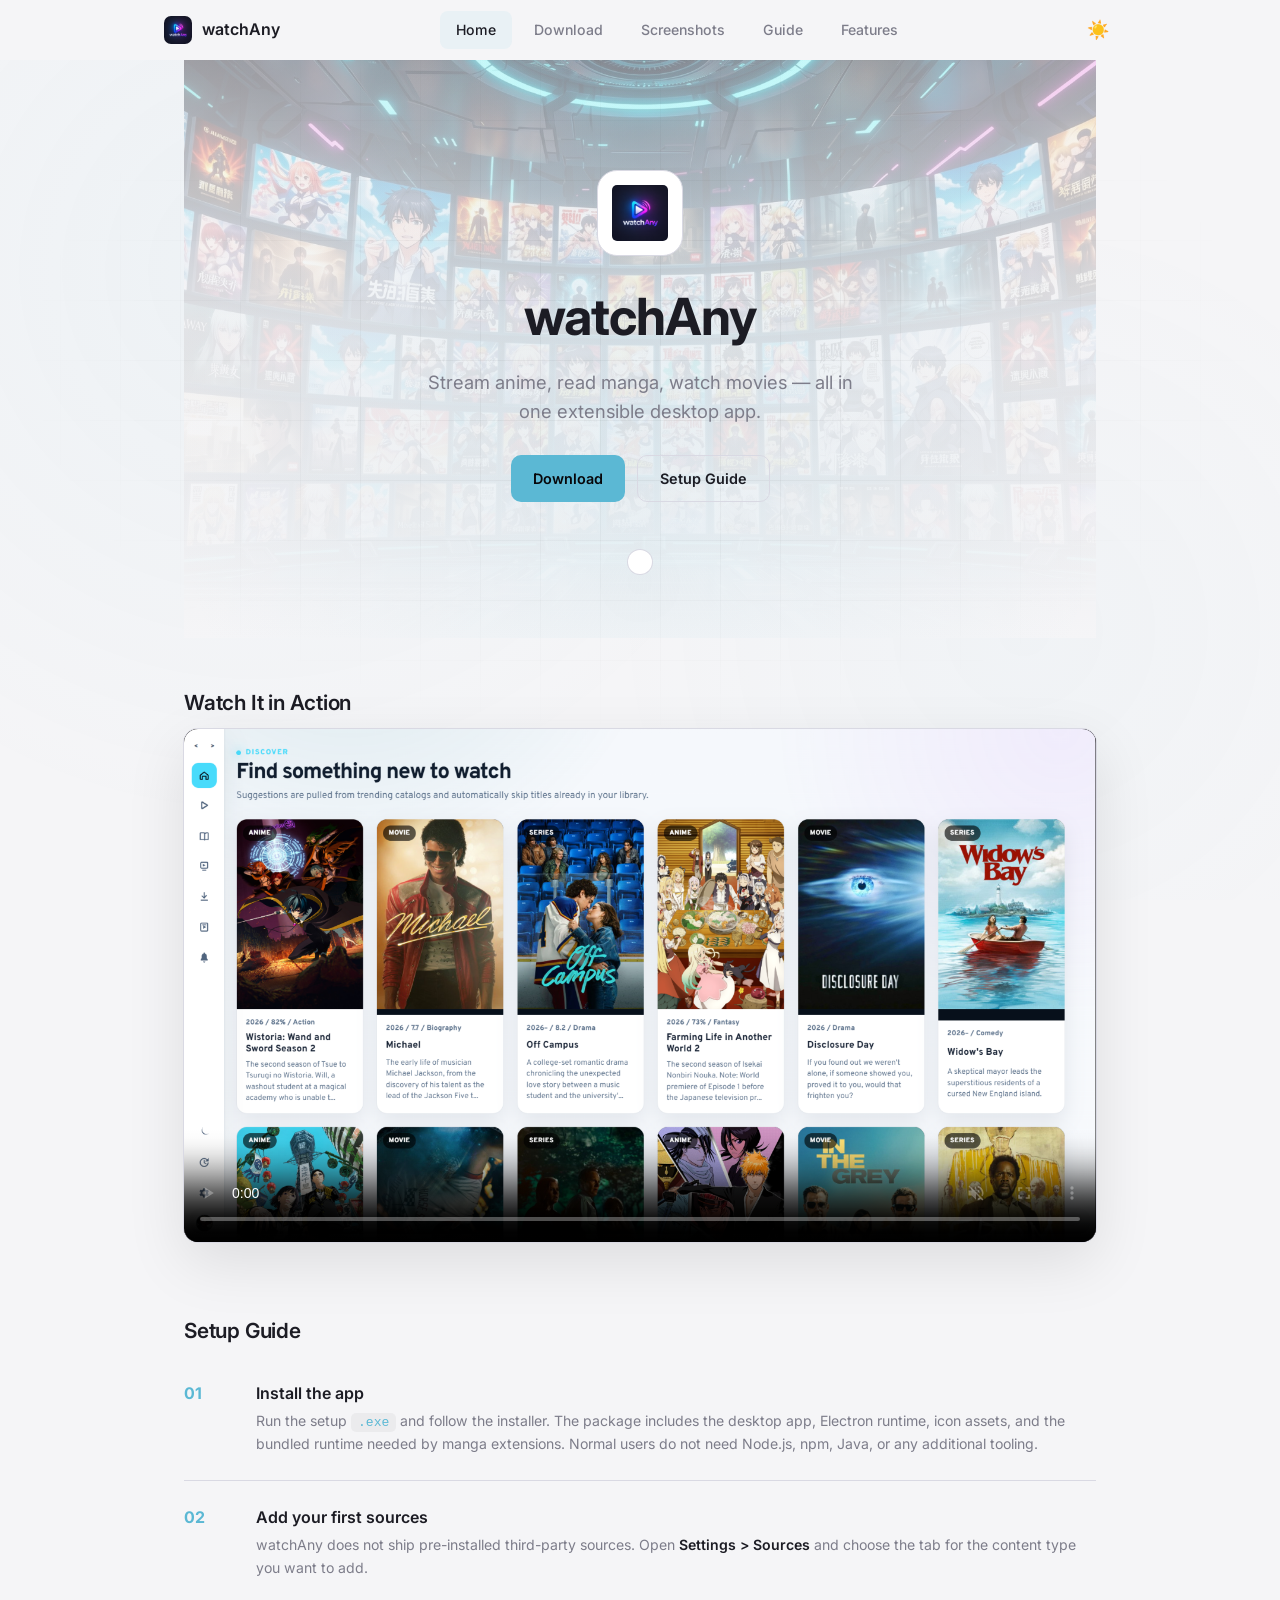
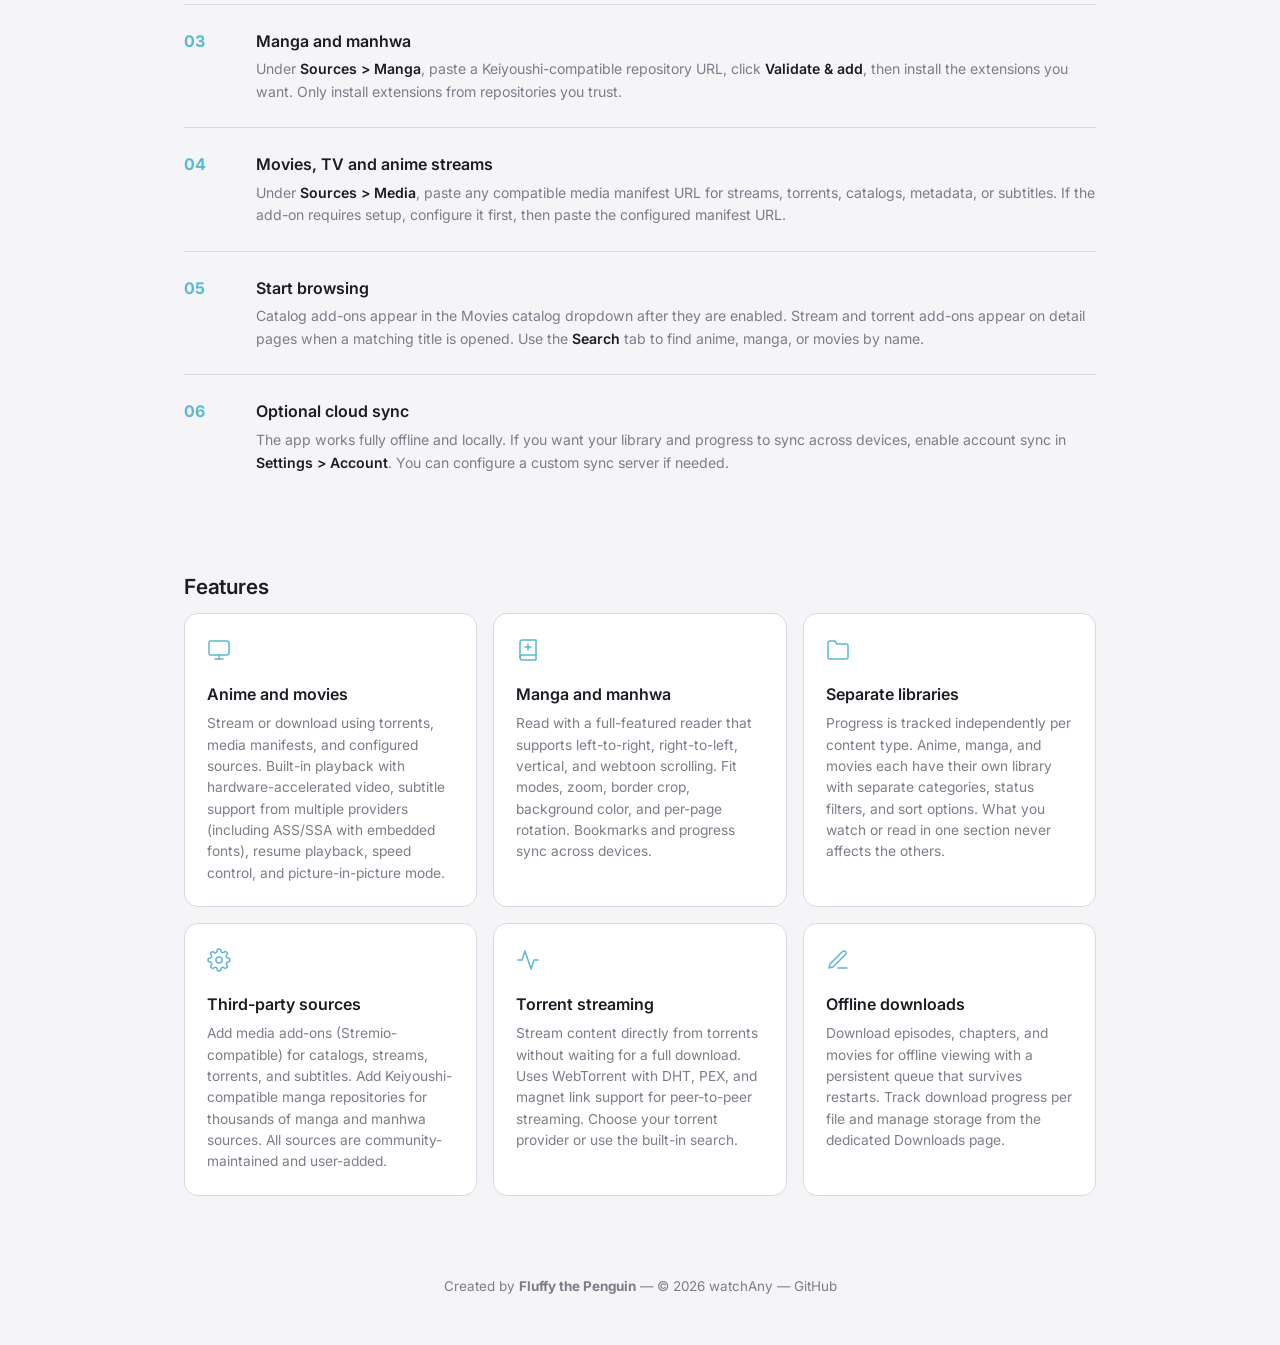
<file: index.html>
<!DOCTYPE html>
<html lang="en">
<head>
  <meta charset="UTF-8">
  <meta name="viewport" content="width=device-width, initial-scale=1.0">
  <title>watchAny — Anime, manga, movies in one desktop app</title>
  <meta name="description" content="watchAny is a free, open-source desktop app for streaming anime, reading manga, and watching movies. Extensible via third-party sources, torrents, and media add-ons.">
  <meta name="theme-color" content="#07070a">
  <meta property="og:title" content="watchAny — Anime, manga, movies in one desktop app">
  <meta property="og:description" content="Stream anime, read manga, watch movies. Extensible via third-party sources and torrent streaming.">
  <meta property="og:image" content="https://watchany.app/og-image.png">
  <meta property="og:url" content="https://watchany.app">
  <meta name="twitter:card" content="summary_large_image">
  <link rel="icon" type="image/png" sizes="32x32" href="/favicon-32.png">
  <link rel="icon" type="image/png" sizes="16x16" href="/favicon-16.png">
  <link rel="apple-touch-icon" sizes="180x180" href="/favicon-180.png">
  <link rel="preconnect" href="https://fonts.googleapis.com">
  <link rel="preconnect" href="https://fonts.gstatic.com" crossorigin>
  <link href="https://fonts.googleapis.com/css2?family=Inter:opsz,wght@14..32,300..700&display=swap" rel="stylesheet">
  <link rel="stylesheet" href="styles.css">
  <script src="script.js" defer></script>
</head>
<body>

  <nav class="navbar" id="navbar">
    <div class="nav-inner">
      <a href="/" class="nav-logo">
        <img src="logo.png" alt="" width="28" height="28">
        <span>watchAny</span>
      </a>
      <button class="nav-toggle" id="nav-toggle" aria-label="Toggle navigation">
        <span></span><span></span><span></span>
      </button>
      <ul class="nav-links" id="nav-links">
        <li><a href="/" class="active">Home</a></li>
        <li><a href="/download">Download</a></li>
        <li><a href="/gallery">Screenshots</a></li>
        <li><a href="/#guide">Guide</a></li>
        <li><a href="/#features">Features</a></li>
      </ul>
      <button class="theme-toggle" id="theme-toggle" aria-label="Toggle theme">🌙</button>
    </div>
  </nav>

  <main>
    <div class="container">

      <header class="hero" id="hero">
        <img src="logo.png" alt="watchAny logo" class="logo">
        <h1 class="title">watchAny</h1>
        <p class="subtitle">Stream anime, read manga, watch movies &mdash; all in one extensible desktop app.</p>
        <div class="hero-actions">
          <a href="/download" class="btn primary">Download</a>
          <a href="/#guide" class="btn secondary">Setup Guide</a>
        </div>
        <div class="hero-mockup">
          <div class="mockup-frame">
            <div class="mockup-screen">
              <div class="carousel" id="screenshot-carousel" role="region" aria-label="App screenshots">
                <div class="carousel-slide active">
                  <img src="home-dark.png" alt="watchAny home screen" loading="lazy">
                </div>
                <div class="carousel-slide">
                  <img src="anime-search-dark.png" alt="watchAny anime search" loading="lazy">
                </div>
                <div class="carousel-slide">
                  <img src="manga-search-dark.png" alt="watchAny manga search" loading="lazy">
                </div>
                <div class="carousel-slide">
                  <img src="movie-1-dark.png" alt="watchAny movies page" loading="lazy">
                </div>
              </div>
              <div class="carousel-dots" role="tablist" aria-label="Screenshot navigation">
                <button class="carousel-dot active" role="tab" aria-selected="true" aria-label="Home screen" data-index="0"></button>
                <button class="carousel-dot" role="tab" aria-selected="false" aria-label="Anime screen" data-index="1"></button>
                <button class="carousel-dot" role="tab" aria-selected="false" aria-label="Manga screen" data-index="2"></button>
                <button class="carousel-dot" role="tab" aria-selected="false" aria-label="Movies screen" data-index="3"></button>
              </div>
            </div>
          </div>
        </div>
      </header>

      <section class="showcase" id="showcase">
        <h2 class="section-title">Watch It in Action</h2>
        <div class="showcase-player">
          <video controls muted loop playsinline poster="home-dark.png">
            <source src="video.mp4" type="video/mp4">
          </video>
        </div>
      </section>

      <section class="guide" id="guide">
        <h2 class="section-title">Setup Guide</h2>
        <div class="guide-steps">

          <div class="guide-step" data-delay="0">
            <span class="step-number">01</span>
            <div>
              <h3>Install the app</h3>
              <p>Run the setup <code>.exe</code> and follow the installer. The package includes the desktop app, Electron runtime, icon assets, and the bundled runtime needed by manga extensions. Normal users do not need Node.js, npm, Java, or any additional tooling.</p>
            </div>
          </div>

          <div class="guide-step" data-delay="100">
            <span class="step-number">02</span>
            <div>
              <h3>Add your first sources</h3>
              <p>watchAny does not ship pre-installed third-party sources. Open <strong>Settings &gt; Sources</strong> and choose the tab for the content type you want to add.</p>
            </div>
          </div>

          <div class="guide-step" data-delay="200">
            <span class="step-number">03</span>
            <div>
              <h3>Manga and manhwa</h3>
              <p>Under <strong>Sources &gt; Manga</strong>, paste a Keiyoushi-compatible repository URL, click <strong>Validate &amp; add</strong>, then install the extensions you want. Only install extensions from repositories you trust.</p>
            </div>
          </div>

          <div class="guide-step" data-delay="300">
            <span class="step-number">04</span>
            <div>
              <h3>Movies, TV and anime streams</h3>
              <p>Under <strong>Sources &gt; Media</strong>, paste any compatible media manifest URL for streams, torrents, catalogs, metadata, or subtitles. If the add-on requires setup, configure it first, then paste the configured manifest URL.</p>
            </div>
          </div>

          <div class="guide-step" data-delay="400">
            <span class="step-number">05</span>
            <div>
              <h3>Start browsing</h3>
              <p>Catalog add-ons appear in the Movies catalog dropdown after they are enabled. Stream and torrent add-ons appear on detail pages when a matching title is opened. Use the <strong>Search</strong> tab to find anime, manga, or movies by name.</p>
            </div>
          </div>

          <div class="guide-step" data-delay="500">
            <span class="step-number">06</span>
            <div>
              <h3>Optional cloud sync</h3>
              <p>The app works fully offline and locally. If you want your library and progress to sync across devices, enable account sync in <strong>Settings &gt; Account</strong>. You can configure a custom sync server if needed.</p>
            </div>
          </div>

        </div>
      </section>

      <section class="features" id="features">
        <h2 class="section-title">Features</h2>
        <div class="features-grid">
          <div class="feature" data-delay="0">
            <div class="feature-icon">
              <svg width="24" height="24" viewBox="0 0 24 24" fill="none" stroke="currentColor" stroke-width="1.5" stroke-linecap="round" stroke-linejoin="round"><rect x="2" y="3" width="20" height="14" rx="2" ry="2"/><line x1="8" y1="21" x2="16" y2="21"/><line x1="12" y1="17" x2="12" y2="21"/></svg>
            </div>
            <h4>Anime and movies</h4>
            <p>Stream or download using torrents, media manifests, and configured sources. Built-in playback with hardware-accelerated video, subtitle support from multiple providers (including ASS/SSA with embedded fonts), resume playback, speed control, and picture-in-picture mode.</p>
          </div>
          <div class="feature" data-delay="100">
            <div class="feature-icon">
              <svg width="24" height="24" viewBox="0 0 24 24" fill="none" stroke="currentColor" stroke-width="1.5" stroke-linecap="round" stroke-linejoin="round"><path d="M4 19.5A2.5 2.5 0 0 1 6.5 17H20"/><path d="M6.5 2H20v20H6.5A2.5 2.5 0 0 1 4 19.5v-15A2.5 2.5 0 0 1 6.5 2z"/><line x1="12" y1="6" x2="12" y2="12"/><line x1="9" y1="9" x2="15" y2="9"/></svg>
            </div>
            <h4>Manga and manhwa</h4>
            <p>Read with a full-featured reader that supports left-to-right, right-to-left, vertical, and webtoon scrolling. Fit modes, zoom, border crop, background color, and per-page rotation. Bookmarks and progress sync across devices.</p>
          </div>
          <div class="feature" data-delay="200">
            <div class="feature-icon">
              <svg width="24" height="24" viewBox="0 0 24 24" fill="none" stroke="currentColor" stroke-width="1.5" stroke-linecap="round" stroke-linejoin="round"><path d="M22 19a2 2 0 0 1-2 2H4a2 2 0 0 1-2-2V5a2 2 0 0 1 2-2h5l2 3h9a2 2 0 0 1 2 2z"/></svg>
            </div>
            <h4>Separate libraries</h4>
            <p>Progress is tracked independently per content type. Anime, manga, and movies each have their own library with separate categories, status filters, and sort options. What you watch or read in one section never affects the others.</p>
          </div>
          <div class="feature" data-delay="300">
            <div class="feature-icon">
              <svg width="24" height="24" viewBox="0 0 24 24" fill="none" stroke="currentColor" stroke-width="1.5" stroke-linecap="round" stroke-linejoin="round"><circle cx="12" cy="12" r="3"/><path d="M19.4 15a1.65 1.65 0 0 0 .33 1.82l.06.06a2 2 0 0 1 0 2.83 2 2 0 0 1-2.83 0l-.06-.06a1.65 1.65 0 0 0-1.82-.33 1.65 1.65 0 0 0-1 1.51V21a2 2 0 0 1-2 2 2 2 0 0 1-2-2v-.09A1.65 1.65 0 0 0 9 19.4a1.65 1.65 0 0 0-1.82.33l-.06.06a2 2 0 0 1-2.83 0 2 2 0 0 1 0-2.83l.06-.06A1.65 1.65 0 0 0 4.68 15a1.65 1.65 0 0 0-1.51-1H3a2 2 0 0 1-2-2 2 2 0 0 1 2-2h.09A1.65 1.65 0 0 0 4.6 9a1.65 1.65 0 0 0-.33-1.82l-.06-.06a2 2 0 0 1 0-2.83 2 2 0 0 1 2.83 0l.06.06A1.65 1.65 0 0 0 9 4.68a1.65 1.65 0 0 0 1-1.51V3a2 2 0 0 1 2-2 2 2 0 0 1 2 2v.09a1.65 1.65 0 0 0 1 1.51 1.65 1.65 0 0 0 1.82-.33l.06-.06a2 2 0 0 1 2.83 0 2 2 0 0 1 0 2.83l-.06.06a1.65 1.65 0 0 0-.33 1.82V9a1.65 1.65 0 0 0 1.51 1H21a2 2 0 0 1 2 2 2 2 0 0 1-2 2h-.09a1.65 1.65 0 0 0-1.51 1z"/></svg>
            </div>
            <h4>Third-party sources</h4>
            <p>Add media add-ons (Stremio-compatible) for catalogs, streams, torrents, and subtitles. Add Keiyoushi-compatible manga repositories for thousands of manga and manhwa sources. All sources are community-maintained and user-added.</p>
          </div>
          <div class="feature" data-delay="400">
            <div class="feature-icon">
              <svg width="24" height="24" viewBox="0 0 24 24" fill="none" stroke="currentColor" stroke-width="1.5" stroke-linecap="round" stroke-linejoin="round"><polyline points="22 12 18 12 15 21 9 3 6 12 2 12"/></svg>
            </div>
            <h4>Torrent streaming</h4>
            <p>Stream content directly from torrents without waiting for a full download. Uses WebTorrent with DHT, PEX, and magnet link support for peer-to-peer streaming. Choose your torrent provider or use the built-in search.</p>
          </div>
          <div class="feature" data-delay="500">
            <div class="feature-icon">
              <svg width="24" height="24" viewBox="0 0 24 24" fill="none" stroke="currentColor" stroke-width="1.5" stroke-linecap="round" stroke-linejoin="round"><path d="M12 20h9"/><path d="M16.5 3.5a2.121 2.121 0 0 1 3 3L7 19l-4 1 1-4L16.5 3.5z"/></svg>
            </div>
            <h4>Offline downloads</h4>
            <p>Download episodes, chapters, and movies for offline viewing with a persistent queue that survives restarts. Track download progress per file and manage storage from the dedicated Downloads page.</p>
          </div>
        </div>
      </section>

    </div>
  </main>

  <footer class="footer">
    <p>Created by <strong>Fluffy the Penguin</strong> &mdash; &copy; 2026 watchAny &mdash; <a href="https://github.com/Fluffy-The-Penguin/watchAny-release">GitHub</a></p>
  </footer>

  </body>
</html>
</file>
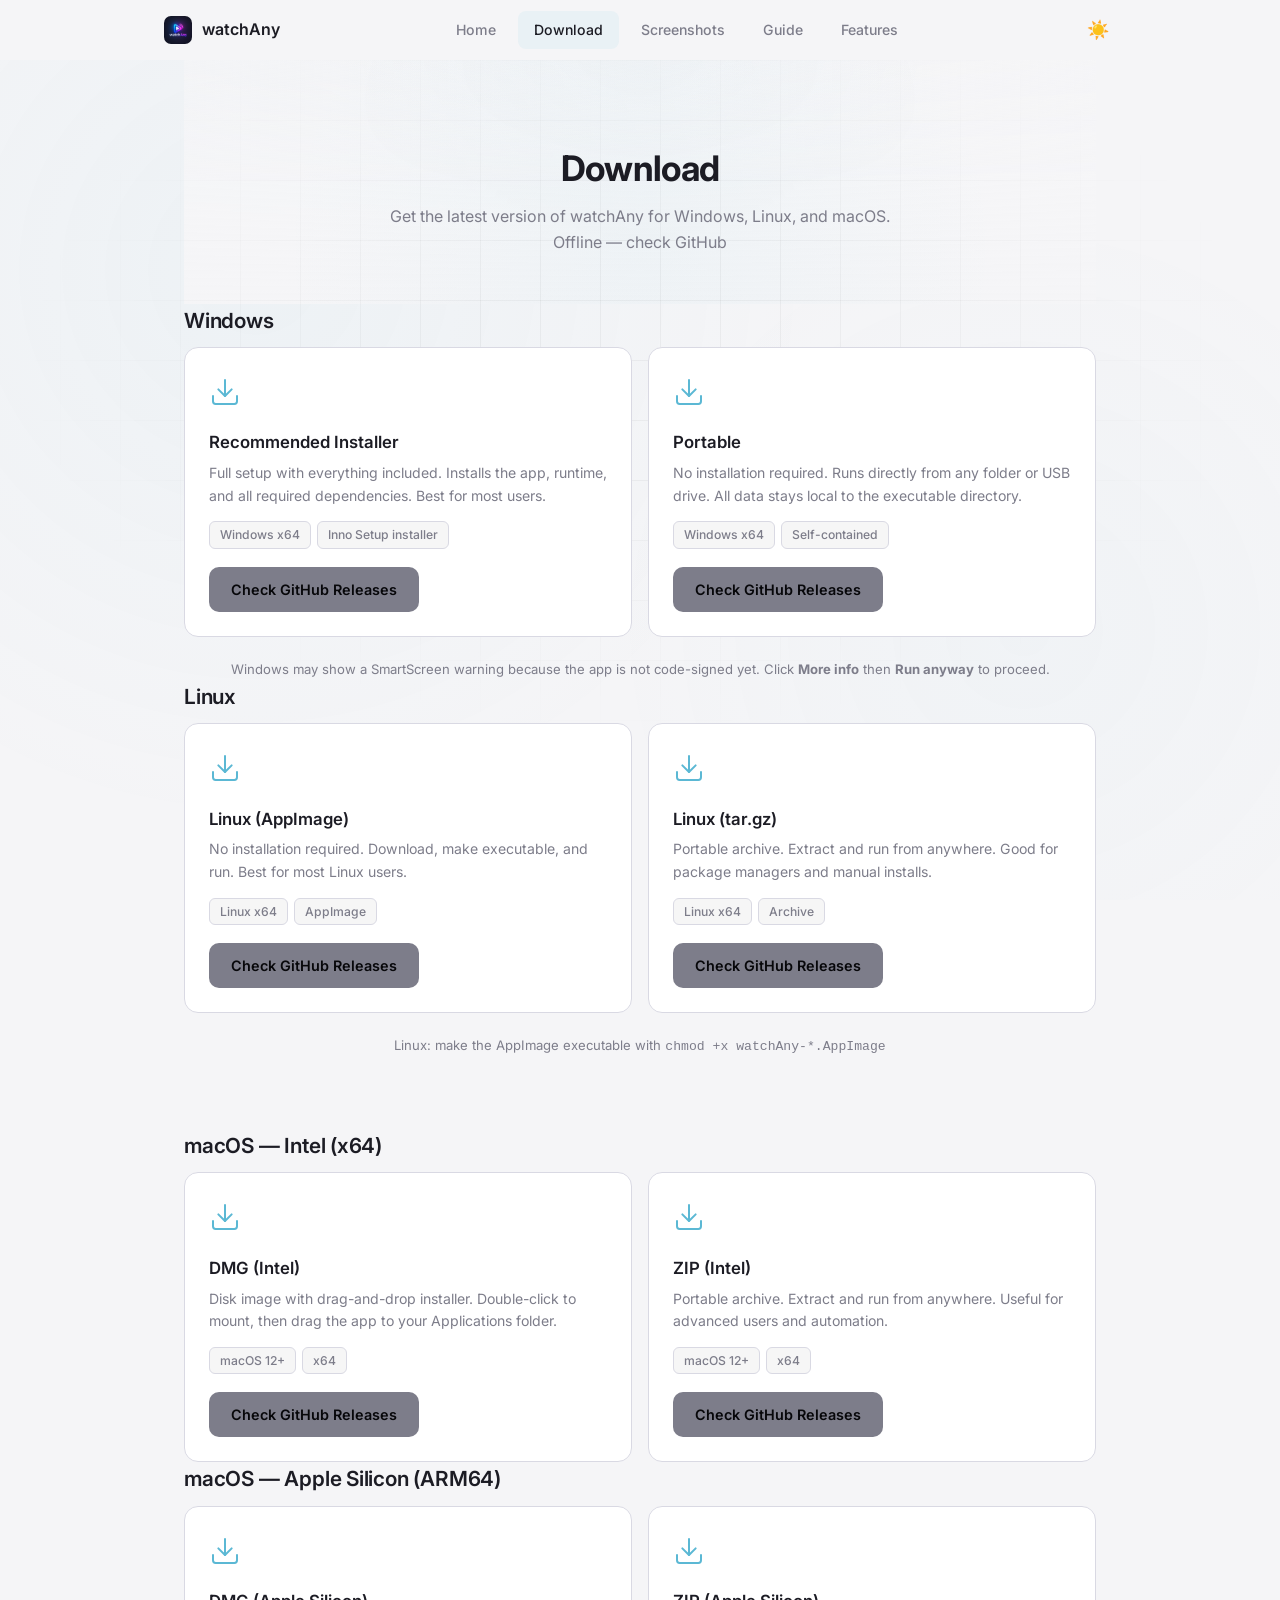
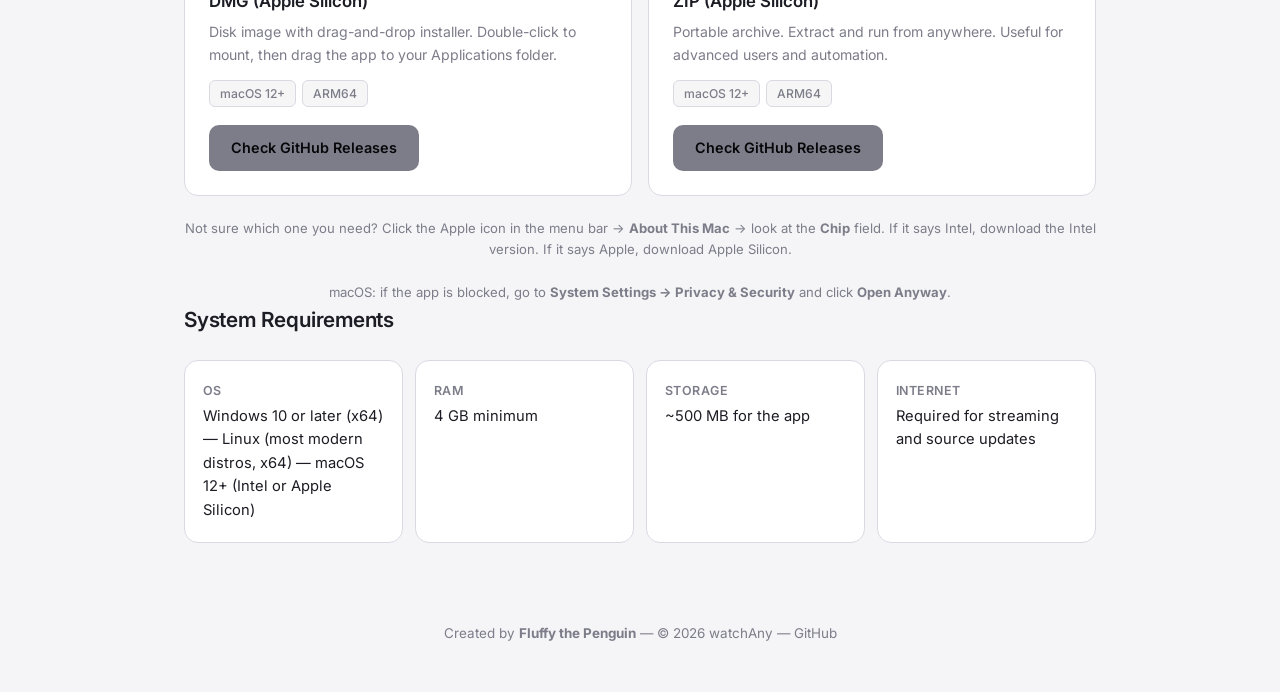
<file: download.html>
<!DOCTYPE html>
<html lang="en">
<head>
  <meta charset="UTF-8">
  <meta name="viewport" content="width=device-width, initial-scale=1.0">
  <title>Download &mdash; watchAny</title>
  <meta name="description" content="Download watchAny for Windows and Linux. Free, open-source desktop app for streaming anime, reading manga, and watching movies.">
  <meta name="theme-color" content="#07070a">
  <meta property="og:title" content="Download watchAny — Anime, manga, movies in one desktop app">
  <meta property="og:description" content="Download the latest version of watchAny for Windows and Linux.">
  <meta property="og:image" content="https://watchany.app/og-image.png">
  <meta property="og:url" content="https://watchany.app/download">
  <meta name="twitter:card" content="summary_large_image">
  <link rel="icon" type="image/png" sizes="32x32" href="/favicon-32.png">
  <link rel="icon" type="image/png" sizes="16x16" href="/favicon-16.png">
  <link rel="apple-touch-icon" sizes="180x180" href="/favicon-180.png">
  <link rel="preconnect" href="https://fonts.googleapis.com">
  <link rel="preconnect" href="https://fonts.gstatic.com" crossorigin>
  <link href="https://fonts.googleapis.com/css2?family=Inter:opsz,wght@14..32,300..700&display=swap" rel="stylesheet">
  <link rel="stylesheet" href="styles.css">
  <script src="script.js" defer></script>
</head>
<body>

  <nav class="navbar" id="navbar">
    <div class="nav-inner">
      <a href="/" class="nav-logo">
        <img src="logo.png" alt="" width="28" height="28">
        <span>watchAny</span>
      </a>
      <button class="nav-toggle" id="nav-toggle" aria-label="Toggle navigation">
        <span></span><span></span><span></span>
      </button>
      <ul class="nav-links" id="nav-links">
        <li><a href="/">Home</a></li>
        <li><a href="/download" class="active">Download</a></li>
        <li><a href="/gallery">Screenshots</a></li>
        <li><a href="/#guide">Guide</a></li>
        <li><a href="/#features">Features</a></li>
      </ul>
      <button class="theme-toggle" id="theme-toggle" aria-label="Toggle theme">🌙</button>
    </div>
  </nav>

  <main>
    <div class="container">

      <header class="page-hero">
        <h1 class="page-title">Download</h1>
        <p class="page-subtitle">Get the latest version of watchAny for Windows, Linux, and macOS. <span id="version-tag">Checking for updates...</span></p>
      </header>

      <section class="downloads" id="downloads">
        <h2 class="section-title">Windows</h2>
        <div class="cards">
          <div class="card" data-delay="0">
            <div class="card-icon">
              <svg width="32" height="32" viewBox="0 0 24 24" fill="none" stroke="currentColor" stroke-width="1.5" stroke-linecap="round" stroke-linejoin="round"><path d="M21 15v4a2 2 0 0 1-2 2H5a2 2 0 0 1-2-2v-4"/><polyline points="7 10 12 15 17 10"/><line x1="12" y1="15" x2="12" y2="3"/></svg>
            </div>
            <h3>Recommended Installer</h3>
            <p>Full setup with everything included. Installs the app, runtime, and all required dependencies. Best for most users.</p>
            <div class="card-meta">
              <span>Windows x64</span>
              <span>Inno Setup installer</span>
            </div>
            <a href="https://github.com/Fluffy-The-Penguin/watchAny-release/releases" class="btn primary" download data-file="watchAny-Setup-{v}.exe" data-fallback="https://github.com/Fluffy-The-Penguin/watchAny-release/releases">Download Setup</a>
          </div>

          <div class="card" data-delay="100">
            <div class="card-icon">
              <svg width="32" height="32" viewBox="0 0 24 24" fill="none" stroke="currentColor" stroke-width="1.5" stroke-linecap="round" stroke-linejoin="round"><path d="M21 15v4a2 2 0 0 1-2 2H5a2 2 0 0 1-2-2v-4"/><polyline points="7 10 12 15 17 10"/><line x1="12" y1="15" x2="12" y2="3"/></svg>
            </div>
            <h3>Portable</h3>
            <p>No installation required. Runs directly from any folder or USB drive. All data stays local to the executable directory.</p>
            <div class="card-meta">
              <span>Windows x64</span>
              <span>Self-contained</span>
            </div>
            <a href="https://github.com/Fluffy-The-Penguin/watchAny-release/releases" class="btn primary" download data-file="watchAny-{v}.exe" data-fallback="https://github.com/Fluffy-The-Penguin/watchAny-release/releases">Download Portable</a>
          </div>

        </div>
        <p class="note">Windows may show a SmartScreen warning because the app is not code-signed yet. Click <strong>More info</strong> then <strong>Run anyway</strong> to proceed.</p>

        <h2 class="section-title">Linux</h2>
        <div class="cards">
          <div class="card" data-delay="0">
            <div class="card-icon">
              <svg width="32" height="32" viewBox="0 0 24 24" fill="none" stroke="currentColor" stroke-width="1.5" stroke-linecap="round" stroke-linejoin="round"><path d="M21 15v4a2 2 0 0 1-2 2H5a2 2 0 0 1-2-2v-4"/><polyline points="7 10 12 15 17 10"/><line x1="12" y1="15" x2="12" y2="3"/></svg>
            </div>
            <h3>Linux (AppImage)</h3>
            <p>No installation required. Download, make executable, and run. Best for most Linux users.</p>
            <div class="card-meta">
              <span>Linux x64</span>
              <span>AppImage</span>
            </div>
            <a href="https://github.com/Fluffy-The-Penguin/watchAny-release/releases" class="btn primary" download data-file="watchAny-{v}-linux.AppImage" data-fallback="https://github.com/Fluffy-The-Penguin/watchAny-release/releases">Download AppImage</a>
          </div>

          <div class="card" data-delay="100">
            <div class="card-icon">
              <svg width="32" height="32" viewBox="0 0 24 24" fill="none" stroke="currentColor" stroke-width="1.5" stroke-linecap="round" stroke-linejoin="round"><path d="M21 15v4a2 2 0 0 1-2 2H5a2 2 0 0 1-2-2v-4"/><polyline points="7 10 12 15 17 10"/><line x1="12" y1="15" x2="12" y2="3"/></svg>
            </div>
            <h3>Linux (tar.gz)</h3>
            <p>Portable archive. Extract and run from anywhere. Good for package managers and manual installs.</p>
            <div class="card-meta">
              <span>Linux x64</span>
              <span>Archive</span>
            </div>
            <a href="https://github.com/Fluffy-The-Penguin/watchAny-release/releases" class="btn primary" download data-file="watchAny-{v}-linux.tar.gz" data-fallback="https://github.com/Fluffy-The-Penguin/watchAny-release/releases">Download tar.gz</a>
          </div>
        </div>
        <p class="note">Linux: make the AppImage executable with <code>chmod +x watchAny-*.AppImage</code></p>
      </section>

      <h2 class="section-title">macOS &mdash; Intel (x64)</h2>
      <div class="cards">
        <div class="card" data-delay="0">
          <div class="card-icon">
            <svg width="32" height="32" viewBox="0 0 24 24" fill="none" stroke="currentColor" stroke-width="1.5" stroke-linecap="round" stroke-linejoin="round"><path d="M21 15v4a2 2 0 0 1-2 2H5a2 2 0 0 1-2-2v-4"/><polyline points="7 10 12 15 17 10"/><line x1="12" y1="15" x2="12" y2="3"/></svg>
          </div>
          <h3>DMG (Intel)</h3>
          <p>Disk image with drag-and-drop installer. Double-click to mount, then drag the app to your Applications folder.</p>
          <div class="card-meta">
            <span>macOS 12+</span>
            <span>x64</span>
          </div>
          <a href="https://github.com/Fluffy-The-Penguin/watchAny-release/releases" class="btn primary" download data-file="watchAny-{v}-mac-x64.dmg" data-fallback="https://github.com/Fluffy-The-Penguin/watchAny-release/releases">Download DMG (Intel)</a>
        </div>

        <div class="card" data-delay="100">
          <div class="card-icon">
            <svg width="32" height="32" viewBox="0 0 24 24" fill="none" stroke="currentColor" stroke-width="1.5" stroke-linecap="round" stroke-linejoin="round"><path d="M21 15v4a2 2 0 0 1-2 2H5a2 2 0 0 1-2-2v-4"/><polyline points="7 10 12 15 17 10"/><line x1="12" y1="15" x2="12" y2="3"/></svg>
          </div>
          <h3>ZIP (Intel)</h3>
          <p>Portable archive. Extract and run from anywhere. Useful for advanced users and automation.</p>
          <div class="card-meta">
            <span>macOS 12+</span>
            <span>x64</span>
          </div>
          <a href="https://github.com/Fluffy-The-Penguin/watchAny-release/releases" class="btn primary" download data-file="watchAny-{v}-mac-x64.zip" data-fallback="https://github.com/Fluffy-The-Penguin/watchAny-release/releases">Download ZIP (Intel)</a>
        </div>
      </div>

      <h2 class="section-title">macOS &mdash; Apple Silicon (ARM64)</h2>
      <div class="cards">
        <div class="card" data-delay="0">
          <div class="card-icon">
            <svg width="32" height="32" viewBox="0 0 24 24" fill="none" stroke="currentColor" stroke-width="1.5" stroke-linecap="round" stroke-linejoin="round"><path d="M21 15v4a2 2 0 0 1-2 2H5a2 2 0 0 1-2-2v-4"/><polyline points="7 10 12 15 17 10"/><line x1="12" y1="15" x2="12" y2="3"/></svg>
          </div>
          <h3>DMG (Apple Silicon)</h3>
          <p>Disk image with drag-and-drop installer. Double-click to mount, then drag the app to your Applications folder.</p>
          <div class="card-meta">
            <span>macOS 12+</span>
            <span>ARM64</span>
          </div>
          <a href="https://github.com/Fluffy-The-Penguin/watchAny-release/releases" class="btn primary" download data-file="watchAny-{v}-mac-arm64.dmg" data-fallback="https://github.com/Fluffy-The-Penguin/watchAny-release/releases">Download DMG (Apple Silicon)</a>
        </div>

        <div class="card" data-delay="100">
          <div class="card-icon">
            <svg width="32" height="32" viewBox="0 0 24 24" fill="none" stroke="currentColor" stroke-width="1.5" stroke-linecap="round" stroke-linejoin="round"><path d="M21 15v4a2 2 0 0 1-2 2H5a2 2 0 0 1-2-2v-4"/><polyline points="7 10 12 15 17 10"/><line x1="12" y1="15" x2="12" y2="3"/></svg>
          </div>
          <h3>ZIP (Apple Silicon)</h3>
          <p>Portable archive. Extract and run from anywhere. Useful for advanced users and automation.</p>
          <div class="card-meta">
            <span>macOS 12+</span>
            <span>ARM64</span>
          </div>
          <a href="https://github.com/Fluffy-The-Penguin/watchAny-release/releases" class="btn primary" download data-file="watchAny-{v}-mac-arm64.zip" data-fallback="https://github.com/Fluffy-The-Penguin/watchAny-release/releases">Download ZIP (Apple Silicon)</a>
        </div>
      </div>
      <p class="note">Not sure which one you need? Click the Apple icon in the menu bar &rarr; <strong>About This Mac</strong> &rarr; look at the <strong>Chip</strong> field. If it says Intel, download the Intel version. If it says Apple, download Apple Silicon.</p>
      <p class="note">macOS: if the app is blocked, go to <strong>System Settings &rarr; Privacy &amp; Security</strong> and click <strong>Open Anyway</strong>.</p>

      <section class="sys-reqs">
        <h2 class="section-title">System Requirements</h2>
        <div class="reqs-grid">
          <div class="req-item">
            <span class="req-label">OS</span>
            <span class="req-value">Windows 10 or later (x64) &mdash; Linux (most modern distros, x64) &mdash; macOS 12+ (Intel or Apple Silicon)</span>
          </div>
          <div class="req-item">
            <span class="req-label">RAM</span>
            <span class="req-value">4 GB minimum</span>
          </div>
          <div class="req-item">
            <span class="req-label">Storage</span>
            <span class="req-value">~500 MB for the app</span>
          </div>
          <div class="req-item">
            <span class="req-label">Internet</span>
            <span class="req-value">Required for streaming and source updates</span>
          </div>
        </div>
      </section>

    </div>
  </main>

  <footer class="footer">
    <p>Created by <strong>Fluffy the Penguin</strong> &mdash; &copy; 2026 watchAny &mdash; <a href="https://github.com/Fluffy-The-Penguin/watchAny-release">GitHub</a></p>
  </footer>

  </body>
</html>
</file>
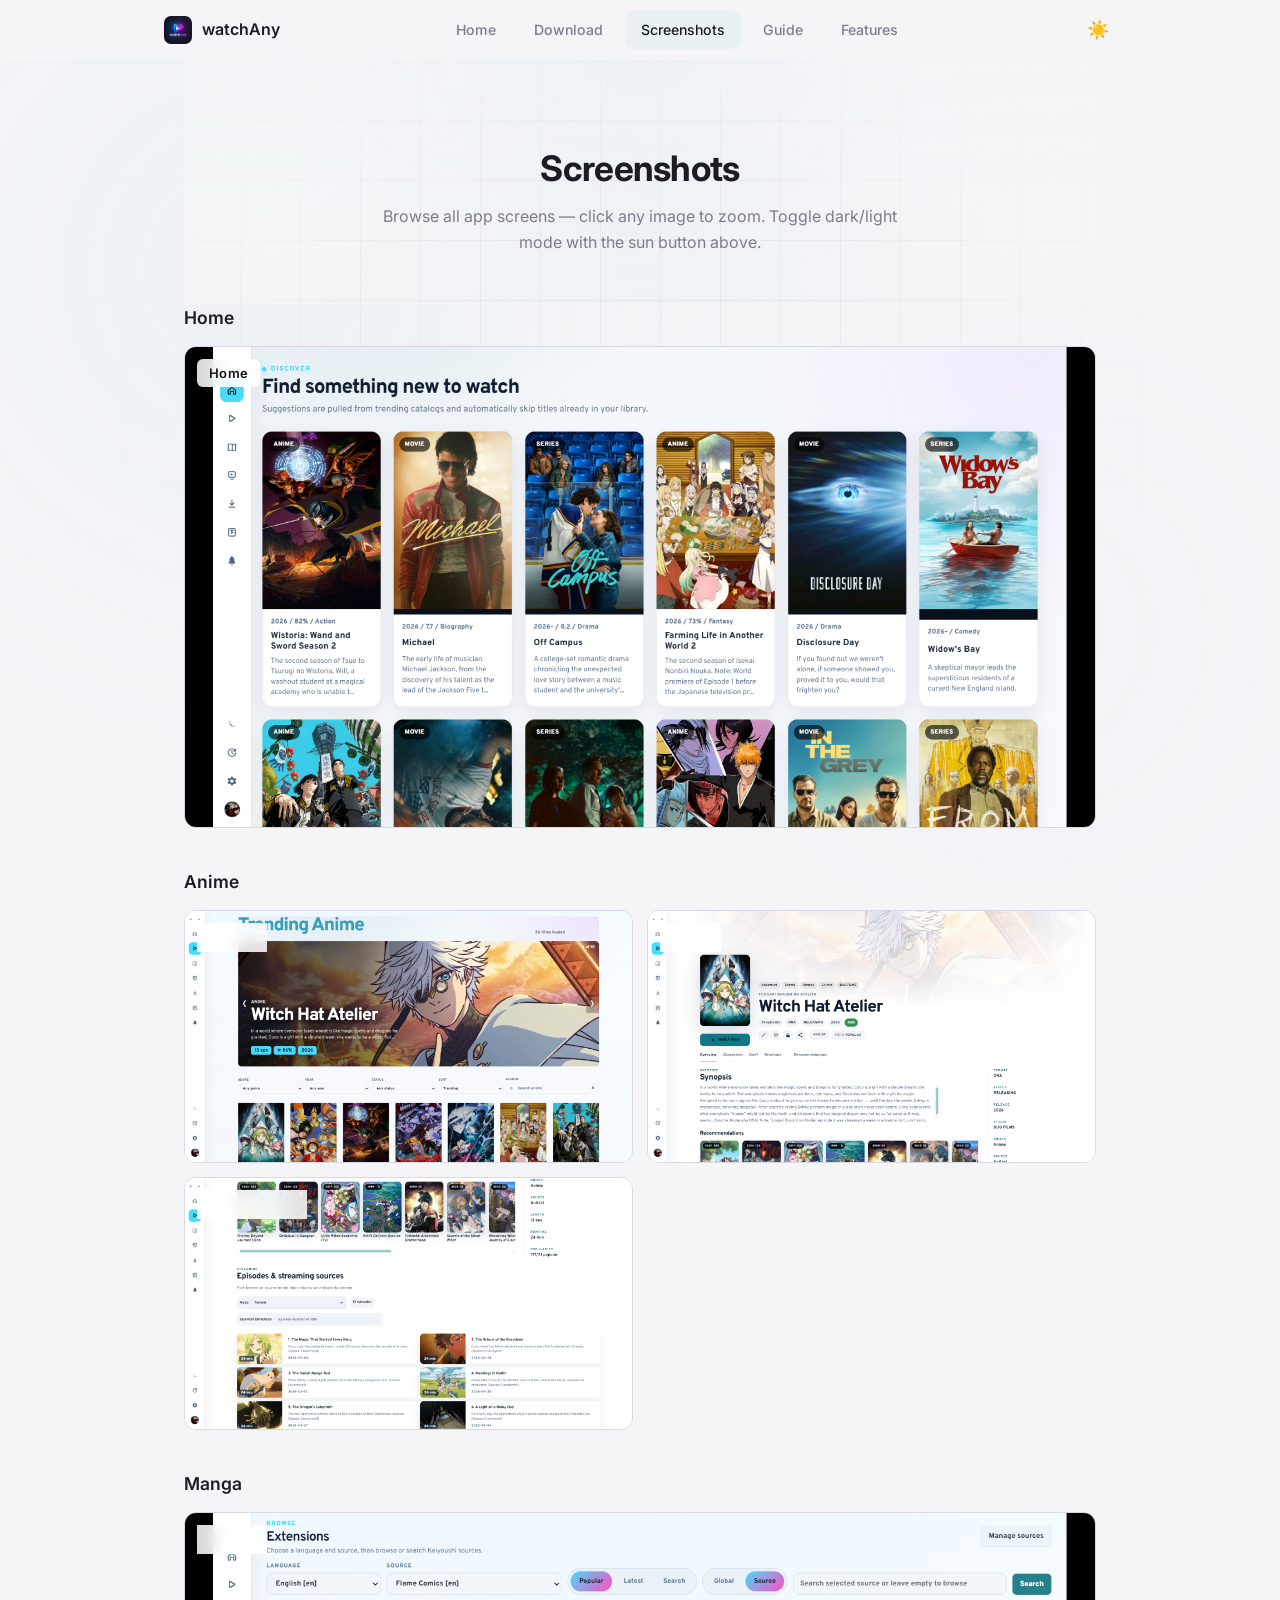
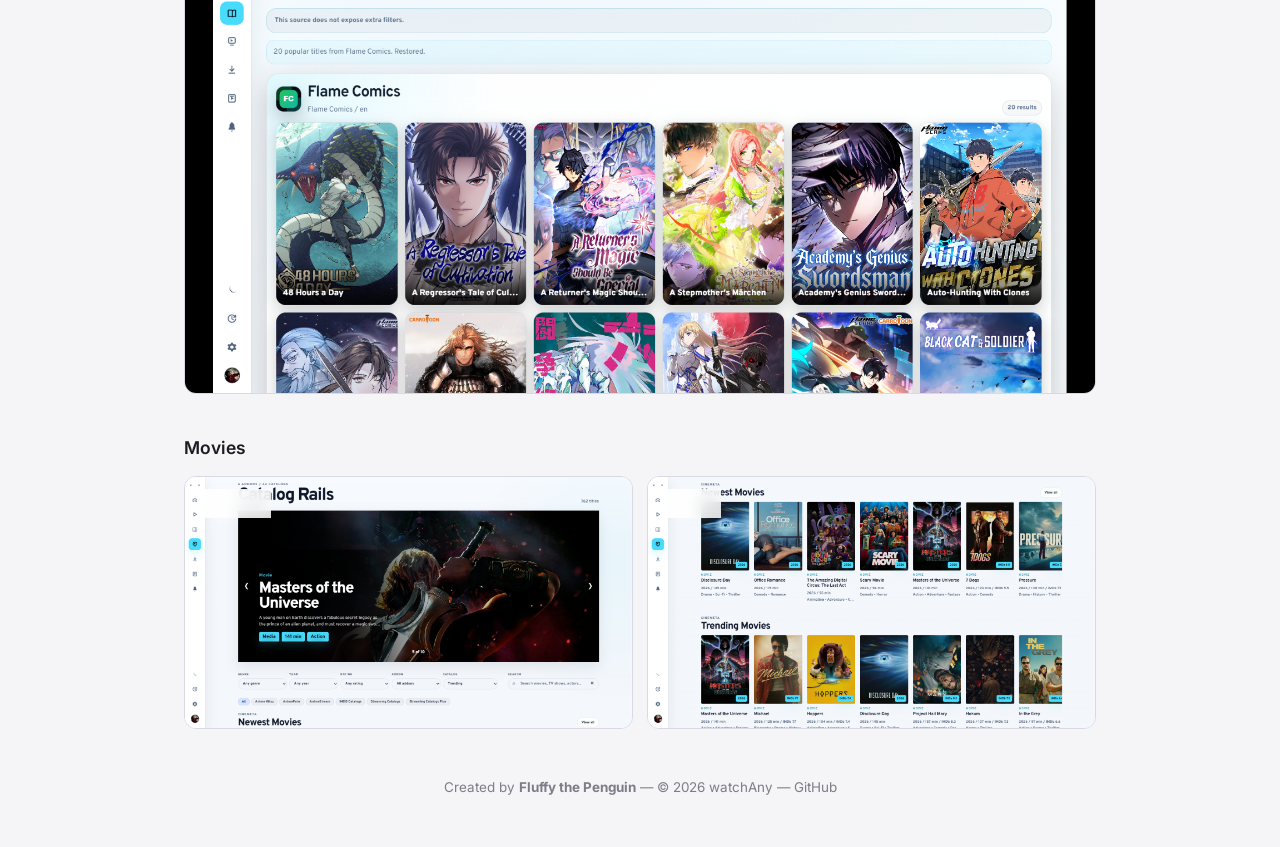
<file: gallery.html>
<!DOCTYPE html>
<html lang="en">
<head>
  <meta charset="UTF-8">
  <meta name="viewport" content="width=device-width, initial-scale=1.0">
  <title>Screenshots &mdash; watchAny</title>
  <meta name="description" content="Browse watchAny screenshots across Home, Anime, Manga, and Movies. Toggle dark/light mode.">
  <meta name="theme-color" content="#07070a">
  <meta property="og:title" content="watchAny Screenshots">
  <meta property="og:description" content="Browse watchAny screenshots across Home, Anime, Manga, and Movies.">
  <meta property="og:image" content="https://watchany.app/og-image.png">
  <meta property="og:url" content="https://watchany.app/gallery">
  <meta name="twitter:card" content="summary_large_image">
  <link rel="icon" type="image/png" sizes="32x32" href="/favicon-32.png">
  <link rel="icon" type="image/png" sizes="16x16" href="/favicon-16.png">
  <link rel="apple-touch-icon" sizes="180x180" href="/favicon-180.png">
  <link rel="preconnect" href="https://fonts.googleapis.com">
  <link rel="preconnect" href="https://fonts.gstatic.com" crossorigin>
  <link href="https://fonts.googleapis.com/css2?family=Inter:opsz,wght@14..32,300..700&display=swap" rel="stylesheet">
  <link rel="stylesheet" href="styles.css">
  <script src="script.js" defer></script>
</head>
<body>

  <nav class="navbar" id="navbar">
    <div class="nav-inner">
      <a href="/" class="nav-logo">
        <img src="logo.png" alt="" width="28" height="28">
        <span>watchAny</span>
      </a>
      <button class="nav-toggle" id="nav-toggle" aria-label="Toggle navigation">
        <span></span><span></span><span></span>
      </button>
      <ul class="nav-links" id="nav-links">
        <li><a href="/">Home</a></li>
        <li><a href="/download">Download</a></li>
        <li><a href="/gallery" class="active">Screenshots</a></li>
        <li><a href="/#guide">Guide</a></li>
        <li><a href="/#features">Features</a></li>
      </ul>
      <button class="theme-toggle" id="theme-toggle" aria-label="Toggle theme">🌙</button>
    </div>
  </nav>

  <main>
    <div class="container">

      <header class="page-hero">
        <h1 class="page-title">Screenshots</h1>
        <p class="page-subtitle">Browse all app screens &mdash; click any image to zoom. Toggle dark/light mode with the <span id="theme-hint">moon</span> button above.</p>
      </header>

      <section class="gallery-page" id="gallery-page">

        <div class="gallery-section">
          <h2 class="gallery-section-title">Home</h2>
          <div class="gallery-grid">
            <div class="gallery-card featured" data-delay="0">
              <img src="home-dark.png" alt="watchAny home screen" loading="lazy">
              <span class="gallery-label">Home</span>
            </div>
          </div>
        </div>

        <div class="gallery-section">
          <h2 class="gallery-section-title">Anime</h2>
          <div class="gallery-grid">
            <div class="gallery-card" data-delay="0">
              <img src="anime-search-dark.png" alt="Anime search" loading="lazy">
              <span class="gallery-label">Search</span>
            </div>
            <div class="gallery-card" data-delay="100">
              <img src="anime-detail-1-dark.png" alt="Anime detail page" loading="lazy">
              <span class="gallery-label">Detail</span>
            </div>
            <div class="gallery-card" data-delay="200">
              <img src="anime-detail-2-dark.png" alt="Anime detail scrolling" loading="lazy">
              <span class="gallery-label">Detail (scroll)</span>
            </div>
          </div>
        </div>

        <div class="gallery-section">
          <h2 class="gallery-section-title">Manga</h2>
          <div class="gallery-grid">
            <div class="gallery-card featured" data-delay="0">
              <img src="manga-search-dark.png" alt="Manga search" loading="lazy">
              <span class="gallery-label">Search</span>
            </div>
          </div>
        </div>

        <div class="gallery-section">
          <h2 class="gallery-section-title">Movies</h2>
          <div class="gallery-grid">
            <div class="gallery-card" data-delay="0">
              <img src="movie-1-dark.png" alt="Movies page" loading="lazy">
              <span class="gallery-label">Browse</span>
            </div>
            <div class="gallery-card" data-delay="100">
              <img src="movie-2-dark.png" alt="Movie detail" loading="lazy">
              <span class="gallery-label">Detail</span>
            </div>
          </div>
        </div>

      </section>

    </div>
  </main>

  <footer class="footer">
    <p>Created by <strong>Fluffy the Penguin</strong> &mdash; &copy; 2026 watchAny &mdash; <a href="https://github.com/Fluffy-The-Penguin/watchAny-release">GitHub</a></p>
  </footer>

</body>
</html>
</file>
<file: styles.css>
*,
*::before,
*::after {
  box-sizing: border-box;
  margin: 0;
  padding: 0;
}

:root {
  --bg: #07070a;
  --surface: #0f0f14;
  --border: #1c1c24;
  --text: #e4e4ec;
  --text-muted: #7d7d8a;
  --accent: #5bb8d4;
  --radius: 14px;
  --nav-h: 60px;
}

[data-theme="light"] {
  --bg: #f5f5f7;
  --surface: #ffffff;
  --border: #d9d9e3;
  --text: #1c1c24;
  --text-muted: #7d7d8a;
}

[data-theme="light"] .navbar.scrolled {
  box-shadow: inset 0 -1px 0 var(--border);
}

[data-theme="light"] .nav-links {
  background: var(--bg);
}

[data-theme="light"] .nav-links a:hover {
  background: rgba(0,0,0,0.04);
}

[data-theme="light"] .theme-toggle:hover {
  background: rgba(0,0,0,0.04);
}

[data-theme="light"] body::after {
  background-image:
    linear-gradient(rgba(0, 0, 0, 0.04) 1px, transparent 1px),
    linear-gradient(90deg, rgba(0, 0, 0, 0.04) 1px, transparent 1px);
}

[data-theme="light"] .mockup-frame {
  background: var(--surface);
  box-shadow:
    0 0 0 1px var(--border),
    0 20px 60px rgba(0,0,0,0.1);
}

[data-theme="light"] .showcase-player {
  box-shadow:
    0 0 0 1px var(--border),
    0 20px 60px rgba(0,0,0,0.1);
}

[data-theme="light"] .carousel-dot {
  border-color: rgba(0,0,0,0.25);
  background: rgba(0,0,0,0.2);
}

[data-theme="light"] .carousel-dot:hover {
  background: rgba(0,0,0,0.4);
}

[data-theme="light"] .carousel-dot.active {
  background: var(--text);
  border-color: var(--text);
}

[data-theme="light"] .btn.secondary:hover {
  background: rgba(0,0,0,0.03);
}

[data-theme="light"] .card-meta span {
  background: rgba(0, 0, 0, 0.035);
}

[data-theme="light"] .guide-step code {
  background: rgba(0, 0, 0, 0.04);
}

[data-theme="light"] .gallery-card:hover {
  box-shadow: 0 8px 32px rgba(0,0,0,0.1);
}

[data-theme="light"] .gallery-label {
  background: rgba(255,255,255,0.85);
  color: #111;
  backdrop-filter: blur(8px);
  -webkit-backdrop-filter: blur(8px);
}

[data-theme="light"] .hero::before {
  background:
    linear-gradient(180deg, rgba(245, 245, 247, 0.45) 0%, rgba(245, 245, 247, 0.88) 50%, var(--bg) 100%),
    linear-gradient(90deg, rgba(245, 245, 247, 0.25) 0%, transparent 50%, rgba(245, 245, 247, 0.25) 100%),
    url("bg.jpg") center center / cover no-repeat;
}

[data-theme="light"] .page-hero::before {
  background:
    linear-gradient(180deg, rgba(245, 245, 247, 0.4) 0%, rgba(245, 245, 247, 0.92) 60%, var(--bg) 100%),
    linear-gradient(90deg, rgba(245, 245, 247, 0.2) 0%, transparent 50%, rgba(245, 245, 247, 0.2) 100%);
}

[data-theme="light"] .hero::after {
  background: radial-gradient(800px circle at 50% 70%, rgba(91, 184, 212, 0.08) 0%, transparent 60%);
}

html {
  scroll-behavior: smooth;
  scroll-padding-top: var(--nav-h);
}

body {
  font-family: "Inter", -apple-system, BlinkMacSystemFont, "Segoe UI", Roboto, sans-serif;
  background: var(--bg);
  color: var(--text);
  line-height: 1.6;
  -webkit-font-smoothing: antialiased;
  overflow-x: hidden;
  min-height: 100vh;
  display: flex;
  flex-direction: column;
  position: relative;
}

body::before {
  content: "";
  position: fixed;
  inset: 0;
  z-index: -2;
  background:
    radial-gradient(800px circle at 20% 30%, rgba(91, 184, 212, 0.05) 0%, transparent 70%),
    radial-gradient(600px circle at 80% 70%, rgba(91, 184, 212, 0.03) 0%, transparent 70%),
    radial-gradient(500px circle at 50% 0%, rgba(91, 184, 212, 0.04) 0%, transparent 60%);
  animation: bg-shift 35s ease-in-out infinite alternate;
}

body::after {
  content: "";
  position: fixed;
  inset: 0;
  z-index: -1;
  background-image:
    linear-gradient(rgba(255, 255, 255, 0.012) 1px, transparent 1px),
    linear-gradient(90deg, rgba(255, 255, 255, 0.012) 1px, transparent 1px);
  background-size: 60px 60px;
  mask-image: radial-gradient(ellipse 70% 60% at 50% 40%, black 20%, transparent 70%);
  -webkit-mask-image: radial-gradient(ellipse 70% 60% at 50% 40%, black 20%, transparent 70%);
  animation: grid-fade 20s ease-in-out infinite alternate;
}

@keyframes bg-shift {
  0%   { background-position: 0% 0%, 0% 0%, 0% 0%; }
  50%  { background-position: 6% 4%, -4% -3%, 3% 2%; }
  100% { background-position: -4% -3%, 5% 5%, -3% -2%; }
}

@keyframes grid-fade {
  0%   { opacity: 0.5; }
  50%  { opacity: 1; }
  100% { opacity: 0.6; }
}

main {
  flex: 1;
}

.container {
  max-width: 960px;
  margin: 0 auto;
  padding: 0 24px;
}

/* ============ Navbar ============ */

.navbar {
  position: fixed;
  top: 0;
  left: 0;
  right: 0;
  z-index: 1000;
  background: var(--bg);
  transition: box-shadow 0.3s ease;
}

.navbar.scrolled {
  box-shadow: inset 0 -1px 0 var(--border);
}

.nav-inner {
  max-width: 1000px;
  margin: 0 auto;
  padding: 0 24px;
  height: var(--nav-h);
  display: flex;
  align-items: center;
  justify-content: space-between;
}

.nav-logo {
  display: flex;
  align-items: center;
  gap: 10px;
  color: var(--text);
  text-decoration: none;
  font-weight: 600;
  font-size: 1rem;
}

.nav-logo img {
  border-radius: 7px;
  object-fit: contain;
}

.nav-links {
  display: flex;
  gap: 6px;
  list-style: none;
}

.nav-links a {
  display: block;
  padding: 8px 16px;
  border-radius: 8px;
  color: var(--text-muted);
  font-size: 0.88rem;
  font-weight: 500;
  text-decoration: none;
  transition: color 0.2s ease, background 0.2s ease;
}

.nav-links a:hover {
  color: var(--text);
  background: rgba(255, 255, 255, 0.04);
}

.nav-links a.active {
  color: var(--text);
  background: rgba(91, 184, 212, 0.08);
}

.theme-toggle {
  display: flex;
  align-items: center;
  justify-content: center;
  width: 36px;
  height: 36px;
  border-radius: 8px;
  border: none;
  background: transparent;
  color: var(--text-muted);
  cursor: pointer;
  font-size: 18px;
  transition: color 0.2s ease, background 0.2s ease;
  margin-left: 6px;
  flex-shrink: 0;
}

.theme-toggle:hover {
  color: var(--text);
  background: rgba(255,255,255,0.04);
}

.nav-toggle {
  display: none;
  flex-direction: column;
  gap: 5px;
  background: none;
  border: none;
  cursor: pointer;
  padding: 6px;
}

.nav-toggle span {
  display: block;
  width: 22px;
  height: 2px;
  border-radius: 2px;
  background: var(--text);
  transition: transform 0.3s ease, opacity 0.3s ease;
}

.nav-toggle.open span:nth-child(1) {
  transform: translateY(7px) rotate(45deg);
}
.nav-toggle.open span:nth-child(2) {
  opacity: 0;
}
.nav-toggle.open span:nth-child(3) {
  transform: translateY(-7px) rotate(-45deg);
}

/* ============ Hero ============ */

.hero {
  position: relative;
  display: flex;
  flex-direction: column;
  align-items: center;
  text-align: center;
  padding: clamp(100px, 20vh, 170px) 0 clamp(40px, 8vh, 64px);
  overflow: hidden;
}

.hero::before {
  content: "";
  position: absolute;
  inset: 0;
  z-index: -1;
  background:
    linear-gradient(180deg, rgba(7, 7, 10, 0.52) 0%, rgba(7, 7, 10, 0.88) 50%, var(--bg) 100%),
    linear-gradient(90deg, rgba(7, 7, 10, 0.3) 0%, transparent 50%, rgba(7, 7, 10, 0.3) 100%),
    url("bg.jpg") center center / cover no-repeat;
}

.hero::after {
  content: "";
  position: absolute;
  inset: 0;
  z-index: -1;
  background: radial-gradient(800px circle at 50% 70%, rgba(91, 184, 212, 0.06) 0%, transparent 60%);
}

.logo {
  width: 86px;
  height: 86px;
  border-radius: 20px;
  object-fit: contain;
  background: var(--surface);
  padding: 14px;
  border: 1px solid var(--border);
  opacity: 0;
  transform: scale(0.88);
  transition: opacity 0.7s ease, transform 0.7s ease;
}

.logo.visible {
  opacity: 1;
  transform: scale(1);
}

.title {
  margin-top: 20px;
  font-size: clamp(2rem, 5.5vw, 3.2rem);
  font-weight: 700;
  letter-spacing: -0.02em;
  opacity: 0;
  transform: translateY(18px);
  transition: opacity 0.7s ease 0.15s, transform 0.7s ease 0.15s;
}

.title.visible {
  opacity: 1;
  transform: translateY(0);
}

.subtitle {
  margin-top: 10px;
  font-size: clamp(1rem, 2.2vw, 1.15rem);
  color: var(--text-muted);
  max-width: 460px;
  opacity: 0;
  transform: translateY(16px);
  transition: opacity 0.7s ease 0.3s, transform 0.7s ease 0.3s;
}

.subtitle.visible {
  opacity: 1;
  transform: translateY(0);
}

.hero-actions {
  display: flex;
  gap: 12px;
  margin-top: 28px;
  opacity: 0;
  transform: translateY(14px);
  transition: opacity 0.6s ease 0.45s, transform 0.6s ease 0.45s;
}

.hero-actions.visible {
  opacity: 1;
  transform: translateY(0);
}

.hero-mockup {
  margin-top: 48px;
  opacity: 0;
  transform: translateY(24px);
  transition: opacity 0.8s ease 0.7s, transform 0.8s ease 0.7s;
}

.hero-mockup.visible {
  opacity: 1;
  transform: translateY(0);
}

.mockup-frame {
  position: relative;
  max-width: 900px;
  margin: 0 auto;
  background: #1a1a24;
  border-radius: 14px;
  padding: 12px;
  box-shadow:
    0 0 0 1px rgba(255,255,255,0.06),
    0 20px 60px rgba(0,0,0,0.5);
}

.mockup-screen {
  position: relative;
  border-radius: 8px;
  overflow: hidden;
  background: #000;
  aspect-ratio: 16 / 9;
}

.carousel {
  position: absolute;
  inset: 0;
}

.carousel-slide {
  position: absolute;
  inset: 0;
  opacity: 0;
  transition: opacity 0.6s ease;
  z-index: 0;
}

.carousel-slide.active {
  opacity: 1;
  z-index: 1;
}

.carousel-slide img {
  display: block;
  width: 100%;
  height: 100%;
  object-fit: contain;
}

.carousel-dots {
  position: absolute;
  bottom: 10px;
  left: 50%;
  transform: translateX(-50%);
  display: flex;
  gap: 8px;
  z-index: 2;
}

.carousel-dot {
  width: 10px;
  height: 10px;
  border-radius: 50%;
  border: 1px solid rgba(255,255,255,0.3);
  background: rgba(255,255,255,0.35);
  cursor: pointer;
  transition: background 0.3s ease, transform 0.2s ease;
  padding: 0;
}

.carousel-dot:hover {
  background: rgba(255,255,255,0.7);
  transform: scale(1.2);
}

.carousel-dot.active {
  background: #fff;
  border-color: #fff;
}

/* ============ Showcase (video) ============ */

.showcase {
  padding: 48px 0 72px;
}

.showcase-player {
  position: relative;
  border-radius: 14px;
  overflow: hidden;
  background: #000;
  box-shadow:
    0 0 0 1px rgba(255,255,255,0.06),
    0 20px 60px rgba(0,0,0,0.5);
}

.showcase-player video {
  display: block;
  width: 100%;
  height: auto;
  max-height: 70vh;
  object-fit: contain;
  background: #000;
}

/* ============ Gallery ============ */

.gallery {
  padding: 48px 0 24px;
}

.gallery-grid {
  display: grid;
  grid-template-columns: 1fr 1fr;
  gap: 16px;
}

.gallery-card {
  position: relative;
  border-radius: 12px;
  overflow: hidden;
  background: var(--surface);
  border: 1px solid var(--border);
  opacity: 0;
  transform: translateY(16px);
  transition: opacity 0.6s ease, transform 0.6s ease, box-shadow 0.3s ease;
}

.gallery-card.visible {
  opacity: 1;
  transform: translateY(0);
}

.gallery-card:hover {
  box-shadow: 0 8px 32px rgba(0,0,0,0.4);
}

.gallery-card img {
  display: block;
  width: 100%;
  height: auto;
  cursor: zoom-in;
}

.gallery-label {
  position: absolute;
  top: 12px;
  left: 12px;
  background: rgba(0,0,0,0.6);
  backdrop-filter: blur(8px);
  -webkit-backdrop-filter: blur(8px);
  padding: 4px 12px;
  border-radius: 6px;
  font-size: 13px;
  font-weight: 600;
  color: #fff;
  letter-spacing: 0.02em;
}

/* ============ Gallery page ============ */

.gallery-page {
  padding: 0 0 48px;
}

.gallery-section {
  margin-bottom: 40px;
}

.gallery-section:last-child {
  margin-bottom: 0;
}

.gallery-section-title {
  font-size: 1.1rem;
  font-weight: 600;
  margin-bottom: 14px;
  color: var(--text);
}

.gallery-section .gallery-grid {
  display: grid;
  grid-template-columns: repeat(auto-fill, minmax(300px, 1fr));
  gap: 14px;
}

.gallery-section .gallery-grid .gallery-card {
  margin: 0;
}

.gallery-section .gallery-card.featured {
  grid-column: 1 / -1;
}

.gallery-section .gallery-card.featured img {
  max-height: 480px;
  object-fit: contain;
  background: #000;
}

/* ============ Page hero (download) ============ */

.page-hero {
  position: relative;
  padding: clamp(88px, 16vh, 140px) 0 48px;
  text-align: center;
  overflow: hidden;
}

.page-hero::before {
  content: "";
  position: absolute;
  inset: 0;
  z-index: -1;
  background:
    linear-gradient(180deg, rgba(7, 7, 10, 0.45) 0%, rgba(7, 7, 10, 0.92) 60%, var(--bg) 100%),
    linear-gradient(90deg, rgba(7, 7, 10, 0.25) 0%, transparent 50%, rgba(7, 7, 10, 0.25) 100%);
}

.page-hero::after {
  content: "";
  position: absolute;
  inset: 0;
  z-index: -1;
  background: radial-gradient(600px circle at 50% 80%, rgba(91, 184, 212, 0.05) 0%, transparent 60%);
}

.page-title {
  font-size: clamp(1.6rem, 4vw, 2.2rem);
  font-weight: 700;
  letter-spacing: -0.02em;
  opacity: 0;
  transform: translateY(14px);
  transition: opacity 0.6s ease, transform 0.6s ease;
}

.page-title.visible {
  opacity: 1;
  transform: translateY(0);
}

.page-subtitle {
  margin-top: 8px;
  font-size: 1rem;
  color: var(--text-muted);
  max-width: 520px;
  margin-left: auto;
  margin-right: auto;
  opacity: 0;
  transform: translateY(12px);
  transition: opacity 0.6s ease 0.15s, transform 0.6s ease 0.15s;
}

.page-subtitle.visible {
  opacity: 1;
  transform: translateY(0);
}

/* ============ Section title ============ */

.section-title {
  font-size: 1.3rem;
  font-weight: 600;
  letter-spacing: -0.01em;
  margin-bottom: 10px;
  opacity: 0;
  transform: translateY(14px);
  transition: opacity 0.5s ease, transform 0.5s ease;
}

.section-title.visible {
  opacity: 1;
  transform: translateY(0);
}

.section-desc {
  font-size: 0.9rem;
  color: var(--text-muted);
  margin-bottom: 28px;
  max-width: 600px;
}

/* ============ Buttons ============ */

.btn {
  display: inline-flex;
  align-items: center;
  justify-content: center;
  padding: 11px 22px;
  border-radius: 10px;
  font-size: 0.9rem;
  font-weight: 600;
  text-decoration: none;
  transition: background 0.2s ease, transform 0.2s ease, box-shadow 0.2s ease, border-color 0.2s ease;
  border: none;
  cursor: pointer;
}

.btn.primary {
  background: var(--accent);
  color: #07070a;
}

.btn.primary:hover {
  background: #6ec8e6;
  transform: translateY(-2px);
  box-shadow: 0 8px 24px rgba(91, 184, 212, 0.18);
}

.btn.secondary {
  background: transparent;
  color: var(--text);
  border: 1px solid var(--border);
}

.btn.secondary:hover {
  border-color: var(--text-muted);
  background: rgba(255, 255, 255, 0.03);
}

.btn:active {
  transform: translateY(0) !important;
}

.btn.offline {
  background: var(--text-muted) !important;
  cursor: default;
  pointer-events: none;
}

/* ============ Downloads ============ */

.downloads {
  padding: 0 0 72px;
}

.cards {
  display: grid;
  grid-template-columns: repeat(auto-fit, minmax(240px, 1fr));
  gap: 16px;
}

.card {
  background: var(--surface);
  border: 1px solid var(--border);
  border-radius: var(--radius);
  padding: 28px 24px 24px;
  display: flex;
  flex-direction: column;
  opacity: 0;
  transform: translateY(24px);
  transition: opacity 0.6s ease, transform 0.6s ease, border-color 0.25s ease, box-shadow 0.25s ease;
}

.card.visible {
  opacity: 1;
  transform: translateY(0);
}

.card:hover {
  border-color: rgba(91, 184, 212, 0.25);
  box-shadow: 0 0 0 1px rgba(91, 184, 212, 0.08);
}

.card-icon {
  color: var(--accent);
  margin-bottom: 14px;
}

.card h3 {
  font-size: 1.05rem;
  font-weight: 600;
  margin-bottom: 6px;
}

.card p {
  font-size: 0.88rem;
  color: var(--text-muted);
  margin-bottom: 14px;
  flex: 1;
}

.card-meta {
  display: flex;
  flex-wrap: wrap;
  gap: 6px;
  margin-bottom: 18px;
}

.card-meta span {
  display: inline-block;
  padding: 3px 10px;
  border-radius: 6px;
  font-size: 0.76rem;
  font-weight: 500;
  color: var(--text-muted);
  background: rgba(255, 255, 255, 0.035);
  border: 1px solid var(--border);
}

.card .btn {
  align-self: flex-start;
}

.note {
  margin-top: 22px;
  font-size: 0.82rem;
  color: var(--text-muted);
  text-align: center;
  opacity: 0;
  transform: translateY(10px);
  transition: opacity 0.5s ease 0.3s, transform 0.5s ease 0.3s;
}

.note.visible {
  opacity: 1;
  transform: translateY(0);
}

/* ============ System Requirements ============ */

.sys-reqs {
  padding: 0 0 80px;
}

.reqs-grid {
  display: grid;
  grid-template-columns: repeat(auto-fit, minmax(180px, 1fr));
  gap: 12px;
  margin-top: 24px;
}

.req-item {
  background: var(--surface);
  border: 1px solid var(--border);
  border-radius: var(--radius);
  padding: 20px 18px;
  display: flex;
  flex-direction: column;
  gap: 4px;
  opacity: 0;
  transform: translateY(14px);
  transition: opacity 0.5s ease, transform 0.5s ease;
}

.req-item.visible {
  opacity: 1;
  transform: translateY(0);
}

.req-label {
  font-size: 0.78rem;
  font-weight: 600;
  text-transform: uppercase;
  letter-spacing: 0.04em;
  color: var(--text-muted);
}

.req-value {
  font-size: 0.92rem;
  color: var(--text);
}

/* ============ Guide ============ */

.guide {
  padding: 0 0 72px;
}

.guide-steps {
  display: flex;
  flex-direction: column;
  gap: 0;
}

.guide-step {
  display: grid;
  grid-template-columns: 48px 1fr;
  gap: 24px;
  padding: 24px 0;
  border-bottom: 1px solid var(--border);
  opacity: 0;
  transform: translateY(18px);
  transition: opacity 0.6s ease, transform 0.6s ease;
}

.guide-step.visible {
  opacity: 1;
  transform: translateY(0);
}

.guide-step:last-child {
  border-bottom: none;
}

.step-number {
  font-size: 1rem;
  font-weight: 700;
  color: var(--accent);
  line-height: 1.6;
}

.guide-step h3 {
  font-size: 1rem;
  font-weight: 600;
  margin-bottom: 4px;
}

.guide-step p {
  font-size: 0.88rem;
  color: var(--text-muted);
  line-height: 1.6;
}

.guide-step code {
  font-family: "SF Mono", "Fira Code", "Fira Mono", monospace;
  font-size: 0.82rem;
  padding: 2px 7px;
  border-radius: 5px;
  background: rgba(255, 255, 255, 0.04);
  color: var(--accent);
}

.guide-step strong {
  color: var(--text);
  font-weight: 600;
}

/* ============ Features ============ */

.features {
  padding: 0 0 80px;
}

.features-grid {
  display: grid;
  grid-template-columns: repeat(auto-fit, minmax(250px, 1fr));
  gap: 16px;
}

.feature {
  background: var(--surface);
  border: 1px solid var(--border);
  border-radius: var(--radius);
  padding: 24px 22px 22px;
  opacity: 0;
  transform: translateY(20px);
  transition: opacity 0.6s ease, transform 0.6s ease, border-color 0.25s ease;
}

.feature.visible {
  opacity: 1;
  transform: translateY(0);
}

.feature:hover {
  border-color: rgba(91, 184, 212, 0.15);
}

.feature-icon {
  color: var(--accent);
  margin-bottom: 12px;
}

.feature h4 {
  font-size: 1rem;
  font-weight: 600;
  margin-bottom: 6px;
}

.feature p {
  font-size: 0.86rem;
  color: var(--text-muted);
  line-height: 1.55;
}

/* ============ Footer ============ */

.footer {
  padding: 0 0 48px;
  text-align: center;
  font-size: 0.84rem;
  color: var(--text-muted);
}

.footer a {
  color: var(--text-muted);
  text-decoration: none;
  transition: color 0.2s ease;
}

.footer a:hover {
  color: var(--text);
}

/* ============ Animations ============ */

.fade-up {
  opacity: 0;
  transform: translateY(18px);
  transition: opacity 0.6s ease, transform 0.6s ease;
}

.fade-up.visible {
  opacity: 1;
  transform: translateY(0);
}

/* ============ Lightbox ============ */

.lightbox {
  position: fixed;
  inset: 0;
  z-index: 9999;
  background: rgba(0,0,0,0.85);
  display: flex;
  align-items: center;
  justify-content: center;
  opacity: 0;
  pointer-events: none;
  transition: opacity 0.3s ease;
  padding: 24px;
}

.lightbox.open {
  opacity: 1;
  pointer-events: auto;
}

.lightbox-img {
  max-width: 100%;
  max-height: 100%;
  border-radius: 8px;
  box-shadow: 0 20px 60px rgba(0,0,0,0.6);
  transform: scale(0.9);
  transition: transform 0.3s ease;
  cursor: zoom-out;
}

.lightbox.open .lightbox-img {
  transform: scale(1);
}

.lightbox-close {
  position: absolute;
  top: 16px;
  right: 20px;
  background: none;
  border: none;
  color: #fff;
  font-size: 36px;
  cursor: pointer;
  opacity: 0.7;
  transition: opacity 0.2s ease;
  line-height: 1;
}

.lightbox-close:hover {
  opacity: 1;
}

/* ============ Responsive ============ */

@media (max-width: 600px) {
  .container {
    padding: 0 16px;
  }

  .nav-inner {
    padding: 0 16px;
  }

  .nav-toggle {
    display: flex;
  }

  .nav-links {
    position: fixed;
    top: var(--nav-h);
    left: 0;
    right: 0;
    flex-direction: column;
    gap: 0;
    background: rgba(7, 7, 10, 0.96);
    backdrop-filter: blur(16px);
    -webkit-backdrop-filter: blur(16px);
    border-bottom: 1px solid var(--border);
    padding: 8px 16px 12px;
    transform: translateY(-100%);
    opacity: 0;
    pointer-events: none;
    transition: transform 0.35s ease, opacity 0.35s ease;
  }

  .nav-links.open {
    transform: translateY(0);
    opacity: 1;
    pointer-events: auto;
  }

  .nav-links a {
    padding: 12px 14px;
    font-size: 0.95rem;
  }

  .theme-toggle {
    margin-left: 0;
  }

  .cards,
  .features-grid {
    grid-template-columns: 1fr;
  }

  .gallery-section .gallery-grid {
    grid-template-columns: 1fr;
  }

  .hero {
    padding-top: clamp(80px, 16vh, 120px);
  }

  .hero::before {
    background:
      linear-gradient(180deg, rgba(7, 7, 10, 0.45) 0%, rgba(7, 7, 10, 0.88) 50%, var(--bg) 100%),
      linear-gradient(90deg, rgba(7, 7, 10, 0.25) 0%, transparent 50%, rgba(7, 7, 10, 0.25) 100%),
      url("bg.jpg") center 30% / cover no-repeat;
  }

  .page-hero {
    padding-top: clamp(72px, 14vh, 100px);
  }

  .hero-actions {
    flex-direction: column;
    width: 100%;
    max-width: 260px;
  }

  .hero-actions .btn {
    width: 100%;
  }

  .logo {
    width: 72px;
    height: 72px;
    padding: 12px;
  }

  .reqs-grid {
    grid-template-columns: 1fr 1fr;
  }
}

@media (max-width: 380px) {
  .card {
    padding: 20px 18px;
  }

  .guide-step {
    grid-template-columns: 1fr;
    gap: 8px;
  }

  .reqs-grid {
    grid-template-columns: 1fr;
  }
}
</file>
